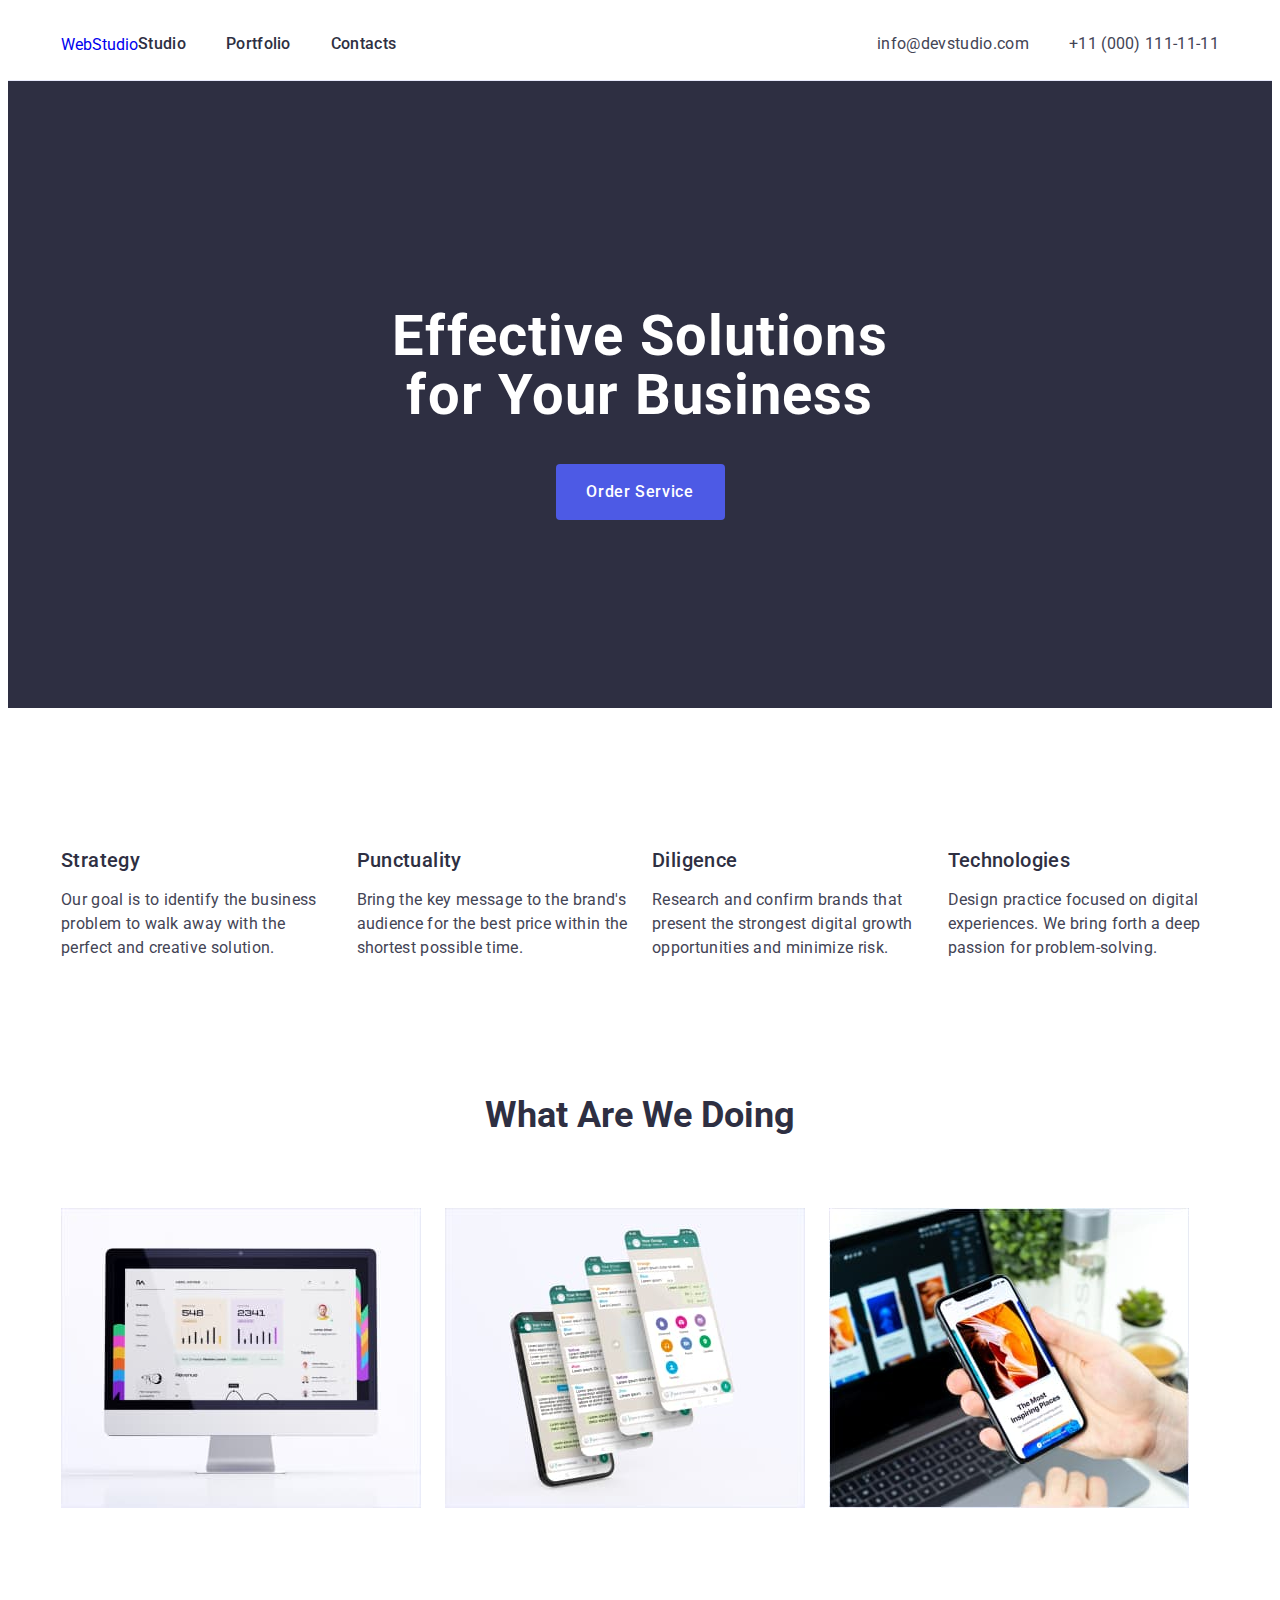
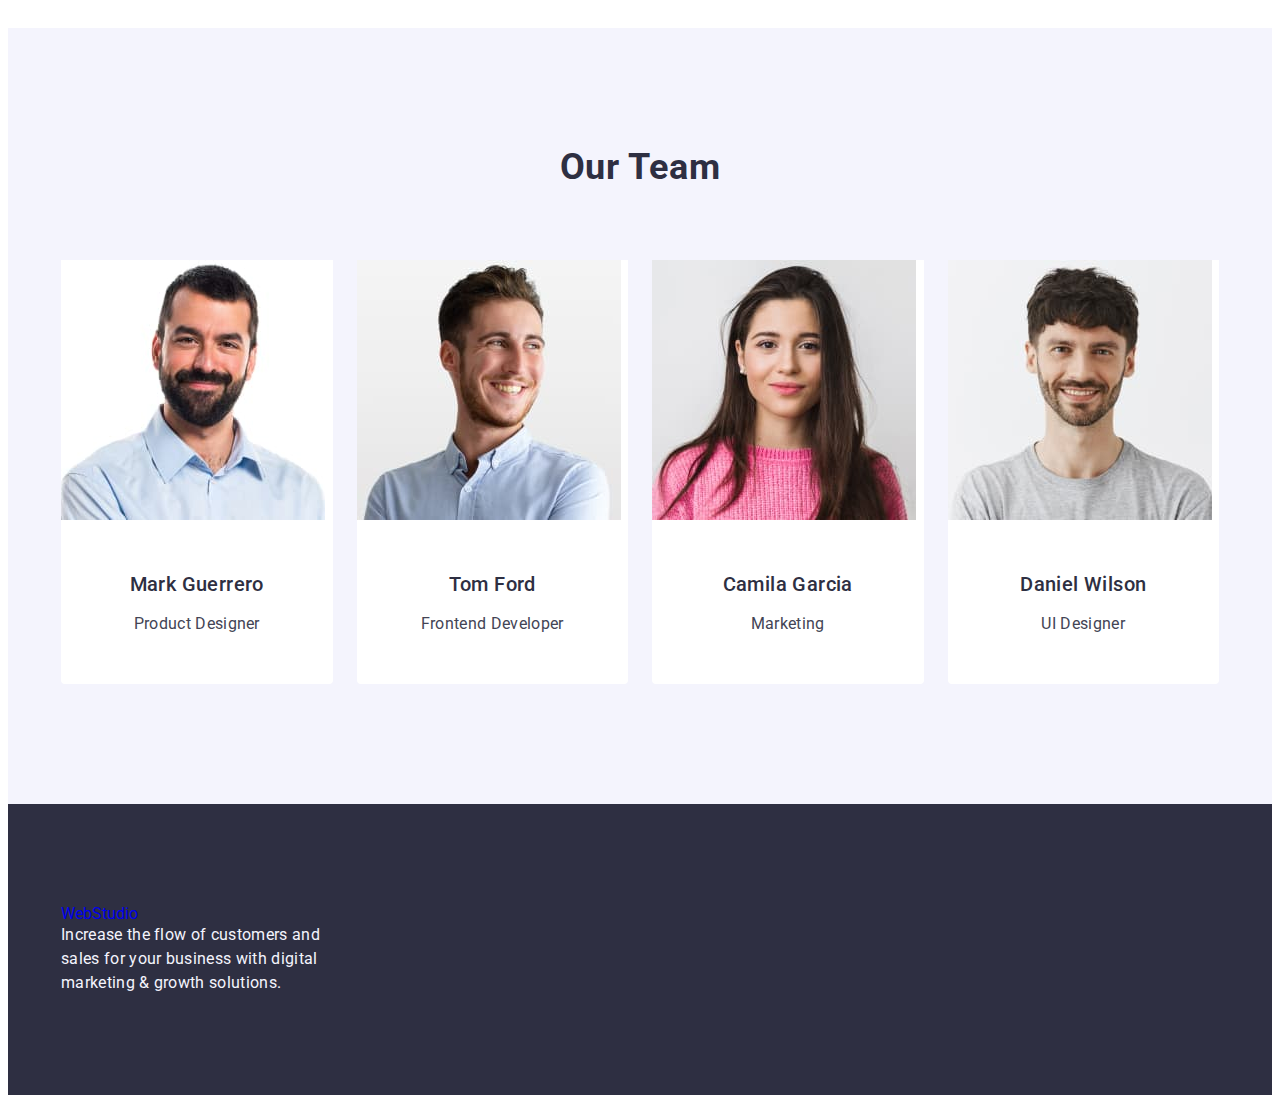
<file: index.html>
<!DOCTYPE html>
<html lang="en">
  <head>
    <meta charset="UTF-8" />
    <meta name="viewport" content="width=device-width, initial-scale=1.0" />
    <link rel="preconnect" href="https://fonts.googleapis.com" />
    <link rel="preconnect" href="https://fonts.gstatic.com" crossorigin />
    <link
      href="https://fonts.googleapis.com/css2?family=Raleway:wght@800&family=Roboto:wght@400;500;700;900&display=swap"
      rel="stylesheet"
    />
    <link
      rel="stylesheet"
      href="https://cdnjs.cloudflare.com/ajax/libs/modern-normalize/2.0.0/modern-normalize.min.css"
      integrity="sha512-4xo8blKMVCiXpTaLzQSLSw3KFOVPWhm/TRtuPVc4WG6kUgjH6J03IBuG7JZPkcWMxJ5huwaBpOpnwYElP/m6wg=="
      crossorigin="anonymous"
      referrerpolicy="no-referrer"
    />
    <link rel="stylesheet" type="text/css" href="./css/styles.css" />
    <title>Web studio</title>
  </head>
  <body>
    <!--Header-->
    <header class="header">
      <div class="container">
        <nav class="nav">
          <a href="./index.html" class="logo link">
            Web<span class="logo-hdr">Studio</span>
          </a>
          <ul class="list">
            <li>
              <a href="./index.html" class="header-link link">Studio</a>
            </li>
            <li>
              <a href="./portfolio.html" class="header-link link">Portfolio</a>
            </li>
            <li>
              <a href="" class="header-link link">Contacts</a>
            </li>
          </ul>
        </nav>
        <address class="address">
          <ul class="list link">
            <li>
              <a href="mailto:info@devstudio.com" class="address-link link"
                >info@devstudio.com</a
              >
            </li>
            <li>
              <a href="tel:+110001111111" class="address-link link"
                >+11 (000) 111-11-11</a
              >
            </li>
          </ul>
        </address>
      </div>
    </header>
    <main>
      <!--Hero section-->
      <section class="hero">
        <div class="container">
          <h1 class="hero-title">Effective Solutions for Your Business</h1>
          <button class="btn-main" type="button">Order Service</button>
        </div>
      </section>
      <!--Overview section-->
      <section id="overview" class="overview-section">
        <div class="container">
          <h2 class="title-studio-hidden visually-hidden">Features</h2>
          <ul class="overview-list list">
            <li class="overview-list-item">
              <h3 class="overview-title">Strategy</h3>
              <p class="overview-text">
                Our goal is to identify the business problem to walk away with
                the perfect and creative solution.
              </p>
            </li>
            <li class="overview-list-item">
              <h3 class="overview-title">Punctuality</h3>
              <p class="overview-text">
                Bring the key message to the brand's audience for the best price
                within the shortest possible time.
              </p>
            </li>
            <li class="overview-list-item">
              <h3 class="overview-title">Diligence</h3>
              <p class="overview-text">
                Research and confirm brands that present the strongest digital
                growth opportunities and minimize risk.
              </p>
            </li>
            <li class="overview-list-item">
              <h3 class="overview-title">Technologies</h3>
              <p class="overview-text">
                Design practice focused on digital experiences. We bring forth a
                deep passion for problem-solving.
              </p>
            </li>
          </ul>
        </div>
      </section>
      <!--doing section-->
      <section id="doing" class="doing-section">
        <div class="container">
          <h2 class="doing-title">What are we doing</h2>
          <ul class="doing-list list">
            <li class="doing-section-item">
              <img
                src="./images/main/img-1.jpg"
                alt="computer-img-1"
                width="360"
                height="300"
              />
            </li>
            <li class="doing-section-item">
              <img
                src="./images/main/img-2.jpg"
                alt="mobile-application-img-2"
                width="360"
                height="300"
              />
            </li>
            <li class="doing-section-item">
              <img
                src="./images/main/img-3.jpg"
                alt="mobile-phone-img-3"
                width="360"
                height="300"
              />
            </li>
          </ul>
        </div>
      </section>
      <!--Team section-->
      <section class="team-section" id="team">
        <div class="container">
          <h2 class="team-title">Our Team</h2>
          <ul class="team-list list">
            <li class="team-list-item">
              <img
                src="./images/team/img-4.jpg"
                alt="product-designer-img-4"
                width="264"
                height="260"
              />
              <div class="team-section-employee">
                <h3 class="team-list-title">Mark Guerrero</h3>
                <p class="team-list-text">Product Designer</p>
              </div>
            </li>

            <li class="team-list-item">
              <img
                src="./images/team/img-5.jpg"
                alt="frontend-developer-img-4"
                width="264"
                height="260"
              />
              <div class="team-section-employee">
                <h3 class="team-list-title">Tom Ford</h3>
                <p class="team-list-text">Frontend Developer</p>
              </div>
            </li>
            <li class="team-list-item">
              <img
                src="./images/team/img-6.jpg"
                alt="marketing-img-6"
                width="264"
                height="260"
              />
              <div class="team-section-employee">
                <h3 class="team-list-title">Camila Garcia</h3>
                <p class="team-list-text">Marketing</p>
              </div>
            </li>
            <li class="team-list-item">
              <img
                src="./images/team/img-7.jpg"
                alt="ui-designer-img-7"
                width="264"
                height="260"
              />
              <div class="team-section-employee">
                <h3 class="team-list-title">Daniel Wilson</h3>
                <p class="team-list-text">UI Designer</p>
              </div>
            </li>
          </ul>
        </div>
      </section>
    </main>
    <footer class="footer">
      <div class="container">
        <a href="./index.html" class="logo link">
          Web<span class="logo-ftr">Studio</span>
        </a>
        <p class="footer-text">
          Increase the flow of customers and sales for your business with
          digital marketing & growth solutions.
        </p>
      </div>
    </footer>
  </body>
</html>
</file>
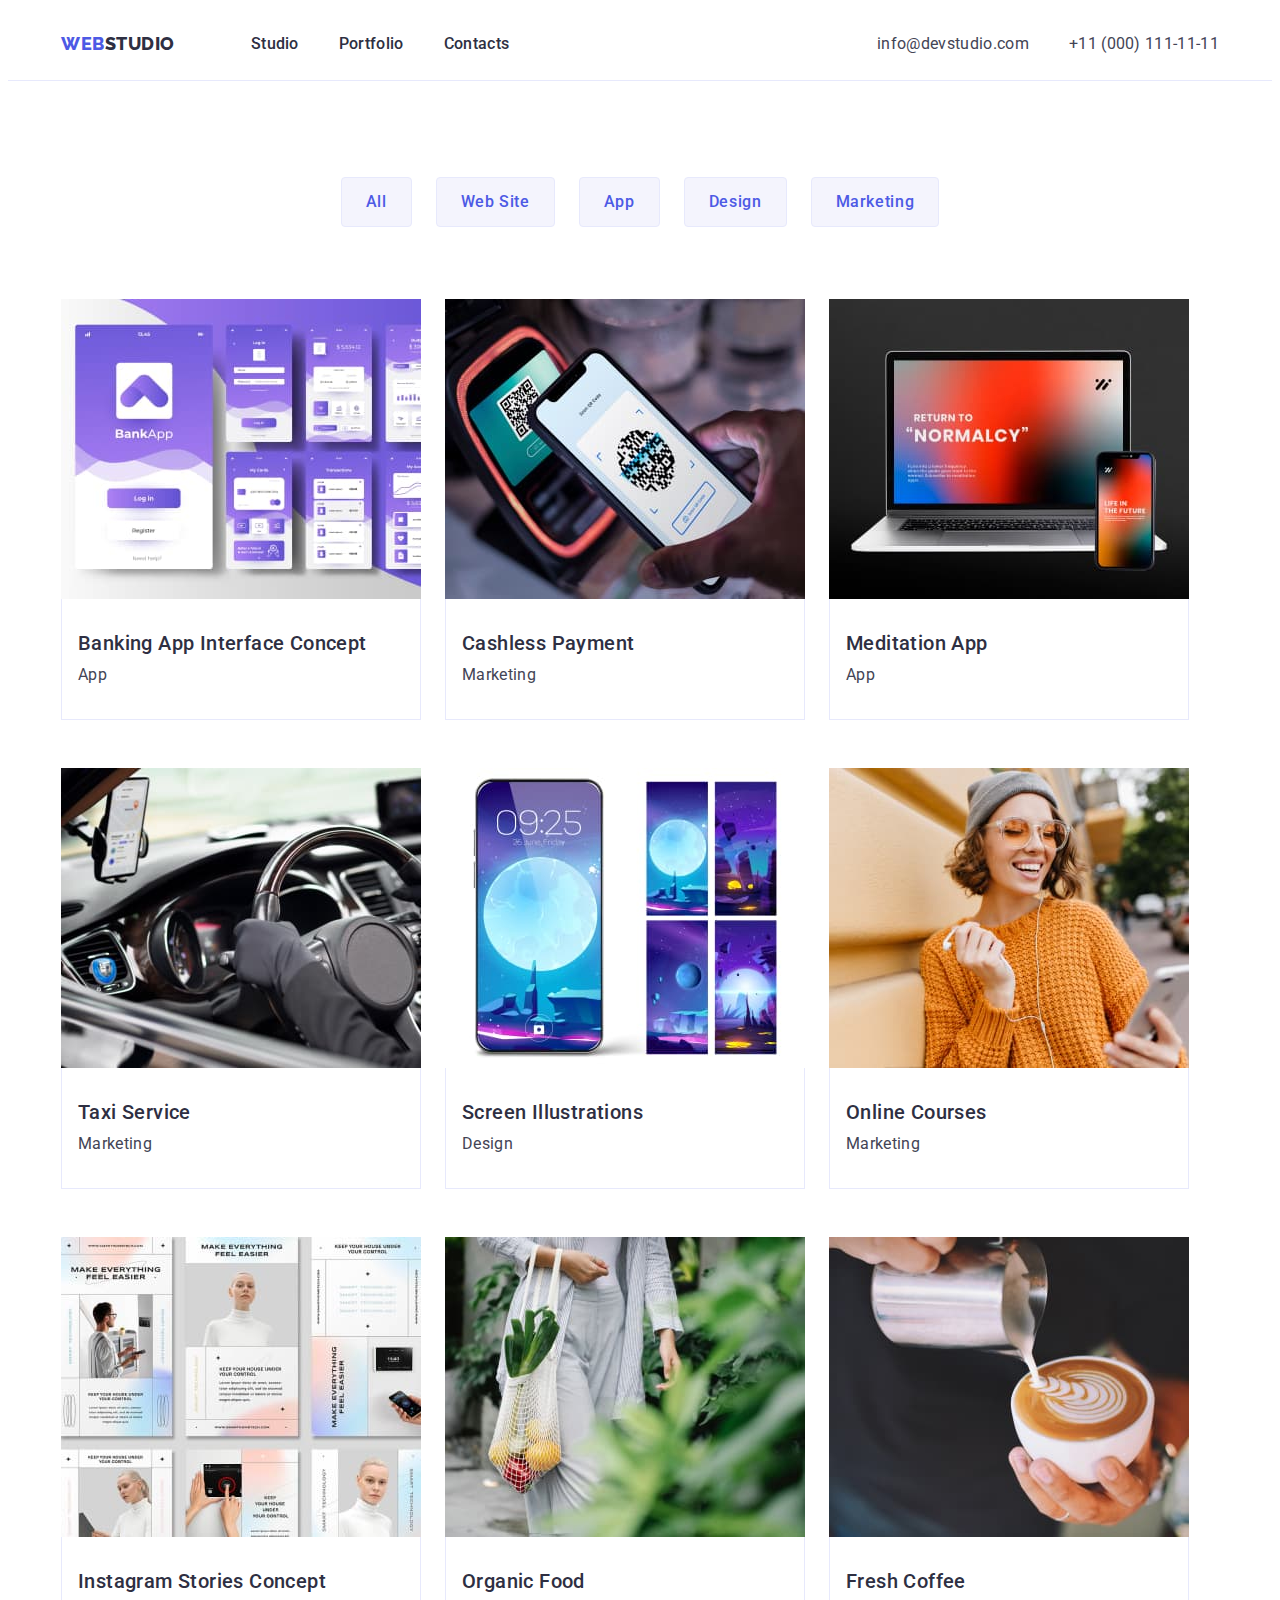
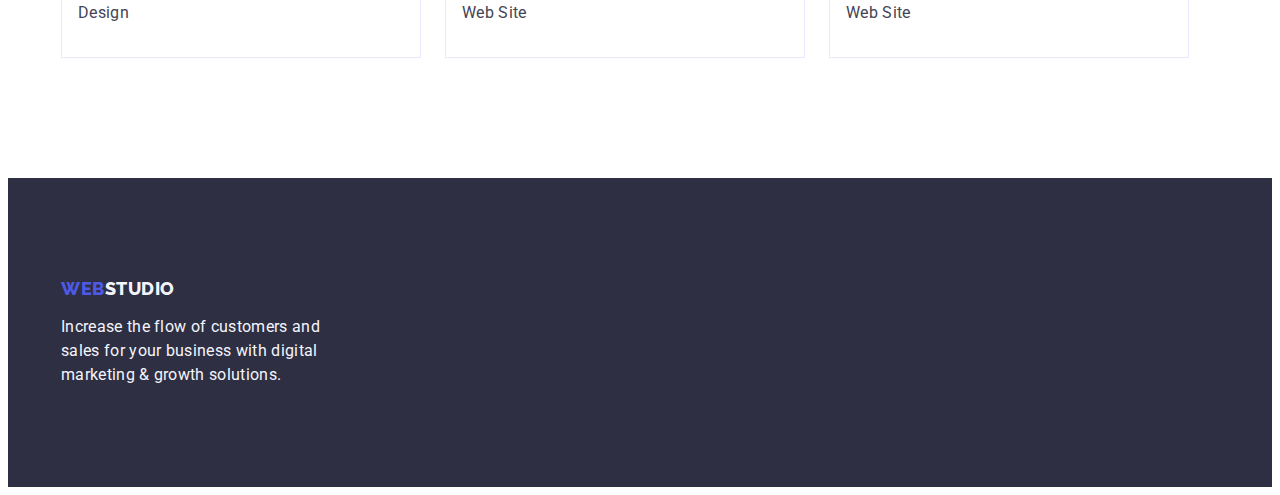
<file: portfolio.html>
<!DOCTYPE html>
<html lang="en">
  <head>
    <meta charset="UTF-8" />
    <meta name="viewport" content="width=device-width, initial-scale=1.0" />
    <link rel="preconnect" href="https://fonts.googleapis.com" />
    <link rel="preconnect" href="https://fonts.gstatic.com" crossorigin />
    <link
      href="https://fonts.googleapis.com/css2?family=Raleway:wght@800&family=Roboto:wght@400;500;700;900&display=swap"
      rel="stylesheet"
    />
    <link
      rel="stylesheet"
      href="https://cdnjs.cloudflare.com/ajax/libs/modern-normalize/2.0.0/modern-normalize.min.css"
      integrity="sha512-4xo8blKMVCiXpTaLzQSLSw3KFOVPWhm/TRtuPVc4WG6kUgjH6J03IBuG7JZPkcWMxJ5huwaBpOpnwYElP/m6wg=="
      crossorigin="anonymous"
      referrerpolicy="no-referrer"
    />
    <link rel="stylesheet" type="text/css" href="./css/styles.css" />
    <title>Portfolio</title>
  </head>
  <body>
    <!--Header-->
    <header class="header">
      <div class="container">
        <nav class="nav">
          <a href="./index.html" class="logo-header link">
            Web<span class="logo-hdr-black">Studio</span>
          </a>
          <ul class="list">
            <li>
              <a href="./index.html" class="header-link link">Studio</a>
            </li>
            <li>
              <a href="./portfolio.html" class="header-link link">Portfolio</a>
            </li>
            <li>
              <a href="" class="header-link link">Contacts</a>
            </li>
          </ul>
        </nav>
        <address class="address">
          <ul class="list link">
            <li>
              <a href="mailto:info@devstudio.com" class="address-link link"
                >info@devstudio.com</a
              >
            </li>
            <li>
              <a href="tel:+110001111111" class="address-link link"
                >+11 (000) 111-11-11</a
              >
            </li>
          </ul>
        </address>
      </div>
    </header>
    <main>
      <section class="portfolio-main-section">
        <div class="container">
          <h1 class="title-portfolio-hidden visually-hidden">Filters</h1>
          <ul class="portfolio-filters-list list">
            <li class="portfolio-filter-list-item">
              <button class="btn-secondary" type="button">All</button>
            </li>
            <li class="portfolio-filter-list-item">
              <button class="btn-secondary" type="button">Web Site</button>
            </li>
            <li class="portfolio-filter-list-item">
              <button class="btn-secondary" type="button">App</button>
            </li>
            <li class="portfolio-filter-list-item">
              <button class="btn-secondary" type="button">Design</button>
            </li>
            <li class="portfolio-filter-list-item">
              <button class="btn-secondary" type="button">Marketing</button>
            </li>
          </ul>
          <ul class="portfolio-features-list list">
            <li class="portfolio-card-list">
              <a href="" class="link">
                <img
                  src="./images/portfolio/img-8.jpg"
                  alt="banking-app-interface-concept-img-08"
                  width="360"
                  height="300"
                />
                <div class="portfolio-feature-list-wrapper">
                  <h2 class="portfolio-card-list-title">
                    Banking App Interface Concept
                  </h2>
                  <p class="portfolio-card-list-text">App</p>
                </div>
              </a>
            </li>
            <li class="portfolio-card-list">
              <a href="" class="link">
                <img
                  src="./images/portfolio/img-9.jpg"
                  alt="cashless-payment-img-09"
                  width="360"
                  height="300"
                />
                <div class="portfolio-feature-list-wrapper">
                  <h2 class="portfolio-card-list-title">Cashless Payment</h2>
                  <p class="portfolio-card-list-text">Marketing</p>
                </div>
              </a>
            </li>
            <li class="portfolio-card-list">
              <a href="" class="link">
                <img
                  src="./images/portfolio/img-10.jpg"
                  alt="meditation-app-img-10"
                  width="360"
                  height="300"
                />
                <div class="portfolio-feature-list-wrapper">
                  <h2 class="portfolio-card-list-title">Meditation App</h2>
                  <p class="portfolio-card-list-text">App</p>
                </div>
              </a>
            </li>
            <li class="portfolio-card-list">
              <a href="" class="link">
                <img
                  src="./images/portfolio/img-11.jpg"
                  alt="taxi-service-img-11"
                  width="360"
                  height="300"
                />
                <div class="portfolio-feature-list-wrapper">
                  <h2 class="portfolio-card-list-title">Taxi Service</h2>
                  <p class="portfolio-card-list-text">Marketing</p>
                </div>
              </a>
            </li>
            <li class="portfolio-card-list">
              <a href="" class="link">
                <img
                  src="./images/portfolio/img-12.jpg"
                  alt="screen-illustrations-img-12"
                  width="360"
                  height="300"
                />
                <div class="portfolio-feature-list-wrapper">
                  <h2 class="portfolio-card-list-title">
                    Screen Illustrations
                  </h2>
                  <p class="portfolio-card-list-text">Design</p>
                </div>
              </a>
            </li>
            <li class="portfolio-card-list">
              <a href="" class="link">
                <img
                  src="./images/portfolio/img-13.jpg"
                  alt="online-courses-13"
                  width="360"
                  height="300"
                />
                <div class="portfolio-feature-list-wrapper">
                  <h2 class="portfolio-card-list-title">Online Courses</h2>
                  <p class="portfolio-card-list-text">Marketing</p>
                </div>
              </a>
            </li>
            <li class="portfolio-card-list">
              <a href="" class="link">
                <img
                  src="./images/portfolio/img-14.jpg"
                  alt="instagram-stories-concept-img-14"
                  width="360"
                  height="300"
                />
                <div class="portfolio-feature-list-wrapper">
                  <h2 class="portfolio-card-list-title">
                    Instagram Stories Concept
                  </h2>
                  <p class="portfolio-card-list-text">Design</p>
                </div>
              </a>
            </li>
            <li class="portfolio-card-list">
              <a href="" class="link">
                <img
                  src="./images/portfolio/img-15.jpg"
                  alt="organig-food-img-12"
                  width="360"
                  height="300"
                />
                <div class="portfolio-feature-list-wrapper">
                  <h2 class="portfolio-card-list-title">Organic Food</h2>
                  <p class="portfolio-card-list-text">Web Site</p>
                </div>
              </a>
            </li>
            <li class="portfolio-card-list">
              <a href="" class="link">
                <img
                  src="./images/portfolio/img-16.jpg"
                  alt="fresh-coffee-img-16"
                  width="360"
                  height="300"
                />
                <div class="portfolio-feature-list-wrapper">
                  <h2 class="portfolio-card-list-title">Fresh Coffee</h2>
                  <p class="portfolio-card-list-text">Web Site</p>
                </div>
              </a>
            </li>
          </ul>
        </div>
      </section>
    </main>
    <footer class="footer">
      <div class="container">
        <a href="./index.html" class="logo-footer link">
          Web<span class="logo-ftr-white">Studio</span>
        </a>
        <p class="footer-text">
          Increase the flow of customers and sales for your business with
          digital marketing & growth solutions.
        </p>
      </div>
    </footer>
  </body>
</html>
</file>
<file: css/styles.css>
:root {
  --main-font: Roboto, sans-serif;
  --secondary-font: Raleway, sans-serif;
  --main-header-border-color: #e7e9fc;
  --main-header-link-active-focus-color: #404bbf;
  --main-background-color-light: #ffffff;
  --main-background-color-medium: #f4f4fd;
  --secondary-background-color-dark: #2e2f42;
  --main-text-color-light: #ffffff;
  --main-text-color-dark: #434455;
  --secondary-text-color-dark: #2e2f42;
  --main-button-background-color: #4d5ae5;
  --list-text-color: #f4f4fd;
  --button-seconday-background-color: #f4f4fd;
  --secondary-button-border-color: #e7e9fc;
  --paragraph-text-color: #434455;
  --main-header-logo-color: #4d5ae5;
  --seconday-header-logo-color: #2e2f42;
  --main-footer-logo-color: #4d5ae5;
  --secondary-footer-logo-color: #f4f4fd;
  --secondary-button-hover-text-color: #ffffff;
  --secondary-button-hover-background-color: #404bbf;
  --secondary-button-main-text-color: #4d5ae5;
  --portfolio-list-item-border-color: #e7e9fc;
}

/* BASE STYLES */
body {
  font-family: var(--main-font);
  color: var(--main-text-color-dark);
  background-color: var(--main-background-color-light);
}

/* RESET STYLES */
.link {
  text-decoration: none;
  font-style: normal;
}

/* PATERN FOR HIDE H2 "FEATURES" ON THE INDEX PAGE */
.visually-hidden {
  position: absolute;
  width: 1px;
  height: 1px;
  margin: -1px;
  border: 0;
  padding: 0;
  white-space: nowrap;
  clip-path: inset(100%);
  clip: rect(0 0 0 0);
  overflow: hidden;
}

h1,
h2,
h3,
h4,
h5,
h6,
p,
ul {
  padding: 0;
}

img {
  display: block;
  max-width: 100%;
  height: auto;
}

.list {
  list-style: none;
  font-style: normal;
  display: flex;
  gap: 40px;
  margin-top: 0;
  margin-bottom: 0;
}

.header {
  border-bottom: 1px solid var(--main-header-border-color);
}

.header > .container {
  flex-wrap: wrap;
  display: flex;
  justify-content: space-between;
}

.header-link {
  color: var(--secondary-text-color-dark);
  font-weight: 500;
  font-size: 16px;
  line-height: 1.5;
  letter-spacing: 0.02em;
  padding-top: 24px;
  padding-bottom: 24px;
  display: block;
}

.header-link:focus,
.header-link:hover {
  color: var(--main-header-link-active-focus-color);
}

nav {
  display: flex;
  align-items: center;
}

.address {
  font-style: normal;
  display: flex;
  align-items: center;
}

.address-link {
  color: var(--main-text-color-dark);
  font-weight: 400;
  font-size: 16px;
  line-height: 1.5;
  letter-spacing: 0.02em;
  padding-top: 24px;
  padding-bottom: 24px;
}

.address-link:focus,
.address-link:hover {
  color: var(--main-header-link-active-focus-color);
}

.hero {
  background-color: var(--secondary-background-color-dark);
  color: var(--main-text-color-light);
  padding-top: 188px;
  padding-bottom: 188px;
}

.hero > .container {
  display: flex;
  justify-content: center;
  flex-direction: column;
  align-items: center;
}

.hero-title {
  font-size: 56px;
  font-weight: 700;
  line-height: 1.07;
  letter-spacing: 0.02em;
  text-align: center;
  max-width: 496px;
}

.overview-section {
  padding-top: 120px;
  padding-bottom: 120px;
}

.overview-list {
  display: flex;
  flex-wrap: wrap;
  gap: 24px;
}

.overview-list-item {
  flex-basis: calc((100% - 3 * 24px) / 4);
}
.overview-title {
  font-weight: 500;
  font-size: 20px;
  line-height: 1.2;
  letter-spacing: 0.02em;
  color: var(--secondary-text-color-dark);
  margin-bottom: 8px;
}

.overview-text {
  line-height: 1.5;
  letter-spacing: 0.02em;
}

.doing-section {
  padding-bottom: 120px;
}

.doing-list {
  display: flex;
  flex-wrap: wrap;
  gap: 24px;
  margin-top: 0;
  margin-bottom: 0;
}

.doing-list-item {
  flex-basis: calc((100% - 48px) / 3);
}

.doing-title {
  font-size: 36px;
  line-height: 1.11;
  text-align: center;
  text-transform: capitalize;
  color: var(--secondary-text-color-dark);
  margin-bottom: 72px;
  margin-top: 0;
}

.team-section {
  background-color: var(--main-background-color-medium);
  padding-top: 120px;
  padding-bottom: 120px;
}

.team-title {
  font-size: 36px;
  line-height: 1.11;
  text-align: center;
  text-transform: capitalize;
  letter-spacing: 0.02em;
  color: var(--secondary-text-color-dark);
  margin-bottom: 72px;
  margin-top: 0;
}

.team-list {
  background-color: var(--main-background-color-medium);
  gap: 24px;
  display: flex;
  margin-top: 0;
  margin-bottom: 0;
}

.team-list-item {
  flex-basis: calc((100% - 3 * 24px) / 4);
  border-radius: 0px 0px 4px 4px;
  background-color: var(--main-background-color-light);
}

.team-section-employee {
  padding-top: 32px;
  padding-bottom: 32px;
}

.team-list-title {
  font-weight: 500;
  font-size: 20px;
  line-height: 1.2;
  letter-spacing: 0.02em;
  color: var(--secondary-background-color-dark);
  text-align: center;
  margin-bottom: 8px;
}

.team-list-text {
  font-size: 16px;
  line-height: 1.5;
  color: var(--main-text-color-dark);
  letter-spacing: 0.02em;
  text-align: center;
}

.logo-header {
  text-transform: uppercase;
  font-weight: 800;
  font-size: 18px;
  line-height: 1.17;
  letter-spacing: 0.03em;
  color: var(--main-header-logo-color);
  margin-right: 76px;
  font-family: var(--secondary-font);
}

.logo-hdr-black {
  text-transform: uppercase;
  font-weight: 800;
  font-size: 18px;
  line-height: 1.17;
  letter-spacing: 0.03em;
  color: var(--seconday-header-logo-color);
}

.logo-ftr-white {
  text-transform: uppercase;
  font-weight: 800;
  font-size: 18px;
  line-height: 1.17;
  letter-spacing: 0.03em;
  color: var(--secondary-footer-logo-color);
}

.btn-main {
  background-color: var(--main-button-background-color);
  color: var(--main-text-color-light);
  display: block;
  min-width: 169px;
  height: 56px;
  border: none;
  cursor: pointer;
  border-radius: 4px;
  font-family: inherit;
  font-weight: 500;
  font-size: 16px;
  line-height: 1.5;
  letter-spacing: 0.04em;
}

.btn-secondary {
  background-color: var(--button-seconday-background-color);
  color: var(--secondary-button-main-text-color);
  font-family: inherit;
  font-weight: 500;
  font-size: 16px;
  line-height: 1.5;
  letter-spacing: 0.04em;
  padding: 12px 24px;
  border-radius: 4px;
  border: 1px solid var(--secondary-button-border-color);
}

.btn-main:focus,
.btn-main:hover {
  cursor: pointer;
  background-color: var(--secondary-button-hover-background-color);
}

.btn-secondary:focus,
.btn-secondary:hover {
  cursor: pointer;
  color: var(--secondary-button-hover-text-color);
  background-color: var(--secondary-button-hover-background-color);
  border: 1px solid transparent;
}

.footer {
  background-color: var(--secondary-background-color-dark);
  color: var(--main-text-color-light);
  padding-top: 100px;
  padding-bottom: 100px;
}

.footer-text {
  line-height: 1.5;
  color: var(--list-text-color);
  letter-spacing: 0.02em;
  max-width: 264px;
  margin-top: 0;
  margin-bottom: 0;
}

.logo-footer {
  text-transform: uppercase;
  font-weight: 800;
  font-size: 18px;
  line-height: 1.17;
  letter-spacing: 0.03em;
  color: var(--main-footer-logo-color);
  display: inline-block;
  margin-bottom: 16px;
  font-family: var(--secondary-font);
}

/* Portfolio page */
.portfolio-main-section {
  padding-top: 96px;
  padding-bottom: 120px;
}

.container {
  width: 1158px;
  margin: 0 auto;
  padding: 0 15px;
}

.portfolio-filters-list {
  display: flex;
  justify-content: center;
  margin-bottom: 72px;
  gap: 24px;
}

.portfolio-features-list {
  flex-wrap: wrap;
  column-gap: 24px;
  row-gap: 48px;
}

.portfolio-card-list-title {
  font-weight: 500;
  font-size: 20px;
  line-height: 1.2;
  letter-spacing: 0.02em;
  color: var(--secondary-background-color-dark);
  margin-bottom: 8px;
  margin-top: 0;
}

.portfolio-card-list-text {
  font-size: 16px;
  line-height: 1.5;
  color: var(--paragraph-text-color);
  letter-spacing: 0.02em;
  margin-bottom: 0;
  margin-top: 0;
}

.portfolio-feature-list-wrapper {
  padding: 32px 16px;
  border: 1px solid var(--portfolio-list-item-border-color);
  border-top: none;
}
</file>
